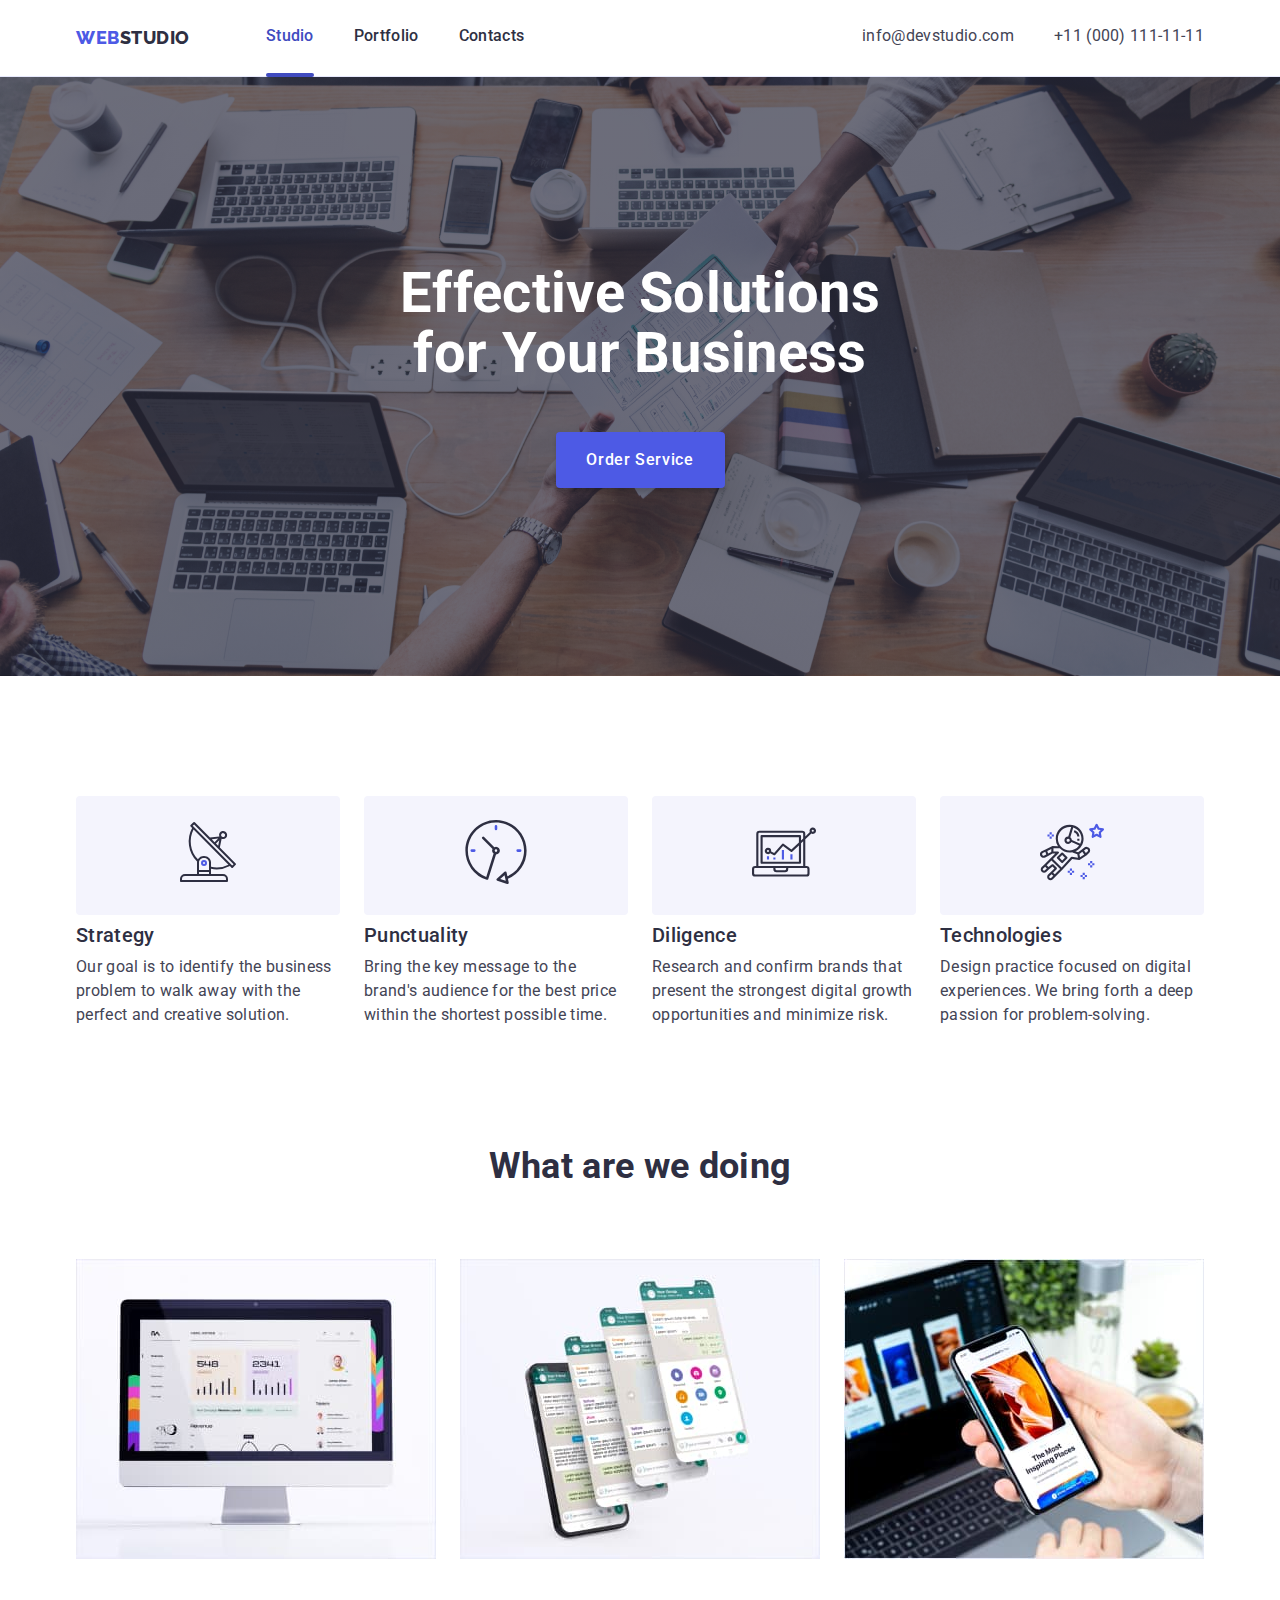
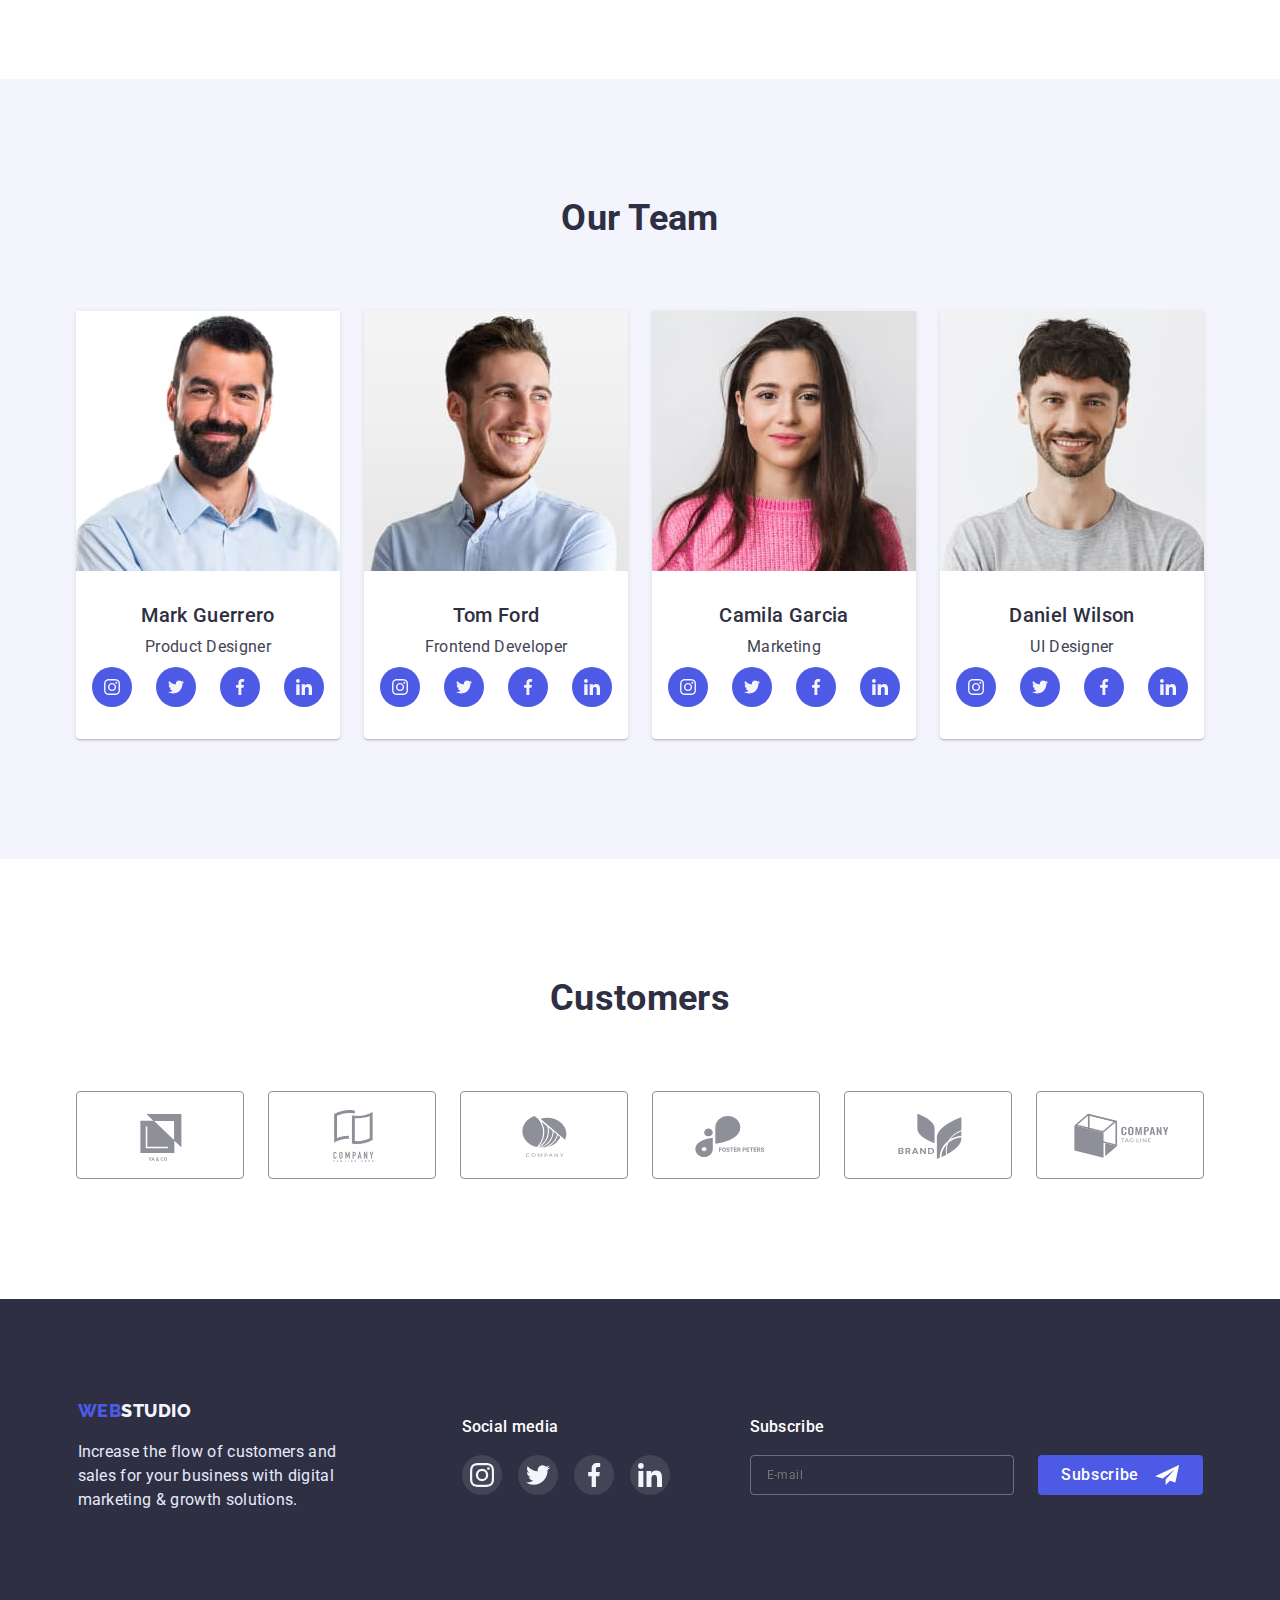
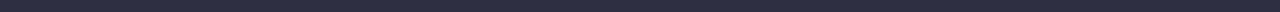
<file: index.html>
<!DOCTYPE html>
<html lang="en">
  <head>
    <meta charset="UTF-8" />
    <meta http-equiv="X-UA-Compatible" content="IE=edge" />
    <meta name="viewport" content="width=device-width, initial-scale=1.0" />
    <title>Document</title>
    <link
      rel="stylesheet"
      href="https://cdn.jsdelivr.net/npm/modern-normalize@1.1.0/modern-normalize.min.css"
    />
    <link rel="preconnect" href="https://fonts.googleapis.com" />
    <link rel="preconnect" href="https://fonts.gstatic.com" crossorigin />
    <link
      href="https://fonts.googleapis.com/css2?family=Raleway:wght@800&family=Roboto:wght@400;500;700;900&display=swap"
      rel="stylesheet"
    />
    <link rel="stylesheet" href="./css/styles.css" />
  </head>
  <body>
    <!-- Header section -->
    <header class="page-header">
      <div class="container header">
        <nav class="page-nav">
          <a class="logo link" href="./index.html"
            >Web<span class="dark-logo">Studio</span></a
          >
          <ul class="list menu">
            <li class="menu-item activity">
              <a class="menu-link link-activity link" href="./index.html"
                >Studio</a
              >
            </li>
            <li class="menu-item">
              <a class="menu-link link" href="./portfolio.html">Portfolio</a>
            </li>
            <li class="menu-item">
              <a class="menu-link link" href="">Contacts</a>
            </li>
          </ul>
        </nav>
        <address>
          <ul class="list contacts">
            <li class="contacts-item">
              <a class="contacts-link link" href="mailto:info@devstudio.com"
                >info@devstudio.com</a
              >
            </li>
            <li class="contacts-item">
              <a class="contacts-link link" href="tel:+110001111111"
                >+11 (000) 111-11-11</a
              >
            </li>
          </ul>
        </address>
      </div>
    </header>
    <main>
      <!-- Hero sectoin -->
      <section class="hero">
        <div class="container">
          <h1 class="hero-title">Effective Solutions for Your Business</h1>
          <button type="button" class="hero-button button" data-modal-open>
            Order Service
          </button>
        </div>
      </section>
      <!-- Features section -->
      <section class="section-features">
        <div class="container">
          <h2 class="visually-hidden">Features of Our WebStudio</h2>
          <ul class="list list-features">
            <li class="list-item-feature">
              <div class="icon-feature-background">
                <svg class="icon-feature" width="60" height="64">
                  <use href="./images/icons.svg#icon-antenna"></use>
                </svg>
              </div>
              <h3 class="item-title feature">Strategy</h3>
              <p>
                Our goal is to identify the business problem to walk away with
                the perfect and creative solution.
              </p>
            </li>
            <li class="list-item-feature">
              <div class="icon-feature-background">
                <svg class="icon-feature" width="64" height="64">
                  <use href="./images/icons.svg#icon-clock"></use>
                </svg>
              </div>
              <h3 class="item-title feature">Punctuality</h3>
              <p>
                Bring the key message to the brand's audience for the best price
                within the shortest possible time.
              </p>
            </li>
            <li class="list-item-feature">
              <div class="icon-feature-background">
                <svg class="icon-feature" width="64" height="64">
                  <use href="./images/icons.svg#icon-diagram"></use>
                </svg>
              </div>
              <h3 class="item-title feature">Diligence</h3>
              <p>
                Research and confirm brands that present the strongest digital
                growth opportunities and minimize risk.
              </p>
            </li>
            <li class="list-item-feature">
              <div class="icon-feature-background">
                <svg class="icon-feature" width="64" height="64">
                  <use href="./images/icons.svg#icon-astronaut"></use>
                </svg>
              </div>
              <h3 class="item-title feature">Technologies</h3>
              <p>
                Design practice focused on digital experiences. We bring forth a
                deep passion for problem-solving.
              </p>
            </li>
          </ul>
        </div>
      </section>
      <!-- About us section -->
      <section class="section-info">
        <div class="container">
          <h2 class="section-title">What are we doing</h2>
          <ul class="list list-img">
            <li class="list-item">
              <img
                src="./images/about-us/img1.jpg"
                alt="websites and apps"
                width="360"
                height="300"
              />
            </li>
            <li class="list-item">
              <img
                src="./images/about-us/img2.jpg"
                alt="smartphone apps"
                width="360"
                height="300"
              />
            </li>
            <li class="list-item">
              <img
                src="./images/about-us/img3.jpg"
                alt="adaptations for smartphones"
                width="360"
                height="300"
              />
            </li>
          </ul>
        </div>
      </section>
      <!-- Team section -->
      <section class="section-team">
        <div class="container">
          <h2 class="section-title">Our Team</h2>
          <ul class="list list-team">
            <li class="list-item-team">
              <img
                src="./images/team/mark.jpg"
                alt="photo of Mark"
                width="264"
                height="260"
              />
              <div class="team-wraper">
                <h3 class="item-title">Mark Guerrero</h3>
                <p>Product Designer</p>
                <ul class="list list-social">
                  <li class="item-social">
                    <a class="link link-social" href="">
                      <svg class="icon-social" width="16" height="16">
                        <use href="./images/icons.svg#icon-instagram"></use>
                      </svg>
                    </a>
                  </li>
                  <li class="item-social">
                    <a class="link link-social" href="">
                      <svg class="icon-social" width="16" height="16">
                        <use href="./images/icons.svg#icon-twitter"></use>
                      </svg>
                    </a>
                  </li>
                  <li class="item-social">
                    <a class="link link-social" href="">
                      <svg class="icon-social" width="16" height="16">
                        <use href="./images/icons.svg#icon-facebook"></use>
                      </svg>
                    </a>
                  </li>
                  <li class="item-social">
                    <a class="link link-social" href="">
                      <svg class="icon-social" width="16" height="16">
                        <use href="./images/icons.svg#icon-linkedin"></use>
                      </svg>
                    </a>
                  </li>
                </ul>
              </div>
            </li>
            <li class="list-item-team">
              <img
                src="./images/team/tom.jpg"
                alt="photo of Tom"
                width="264"
                height="260"
              />
              <div class="team-wraper">
                <h3 class="item-title">Tom Ford</h3>
                <p>Frontend Developer</p>
                <ul class="list list-social">
                  <li class="item-social">
                    <a class="link link-social" href="">
                      <svg class="icon-social" width="16" height="16">
                        <use href="./images/icons.svg#icon-instagram"></use>
                      </svg>
                    </a>
                  </li>
                  <li class="item-social">
                    <a class="link link-social" href="">
                      <svg class="icon-social" width="16" height="16">
                        <use href="./images/icons.svg#icon-twitter"></use>
                      </svg>
                    </a>
                  </li>
                  <li class="item-social">
                    <a class="link link-social" href="">
                      <svg class="icon-social" width="16" height="16">
                        <use href="./images/icons.svg#icon-facebook"></use>
                      </svg>
                    </a>
                  </li>
                  <li class="item-social">
                    <a class="link link-social" href="">
                      <svg class="icon-social" width="16" height="16">
                        <use href="./images/icons.svg#icon-linkedin"></use>
                      </svg>
                    </a>
                  </li>
                </ul>
              </div>
            </li>
            <li class="list-item-team">
              <img
                src="./images/team/camila.jpg"
                alt="photo of Camila"
                width="264"
                height="260"
              />
              <div class="team-wraper">
                <h3 class="item-title">Camila Garcia</h3>
                <p>Marketing</p>
                <ul class="list list-social">
                  <li class="item-social">
                    <a class="link link-social" href="">
                      <svg class="icon-social" width="16" height="16">
                        <use href="./images/icons.svg#icon-instagram"></use>
                      </svg>
                    </a>
                  </li>
                  <li class="item-social">
                    <a class="link link-social" href="">
                      <svg class="icon-social" width="16" height="16">
                        <use href="./images/icons.svg#icon-twitter"></use>
                      </svg>
                    </a>
                  </li>
                  <li class="item-social">
                    <a class="link link-social" href="">
                      <svg class="icon-social" width="16" height="16">
                        <use href="./images/icons.svg#icon-facebook"></use>
                      </svg>
                    </a>
                  </li>
                  <li class="item-social">
                    <a class="link link-social" href="">
                      <svg class="icon-social" width="16" height="16">
                        <use href="./images/icons.svg#icon-linkedin"></use>
                      </svg>
                    </a>
                  </li>
                </ul>
              </div>
            </li>
            <li class="list-item-team">
              <img
                src="./images/team/daniel.jpg"
                alt="photo of Daniel"
                width="264"
                height="260"
              />
              <div class="team-wraper">
                <h3 class="item-title">Daniel Wilson</h3>
                <p>UI Designer</p>
                <ul class="list list-social">
                  <li class="item-social">
                    <a class="link link-social" href="">
                      <svg class="icon-social" width="16" height="16">
                        <use href="./images/icons.svg#icon-instagram"></use>
                      </svg>
                    </a>
                  </li>
                  <li class="item-social">
                    <a class="link link-social" href="">
                      <svg class="icon-social" width="16" height="16">
                        <use href="./images/icons.svg#icon-twitter"></use>
                      </svg>
                    </a>
                  </li>
                  <li class="item-social">
                    <a class="link link-social" href="">
                      <svg class="icon-social" width="16" height="16">
                        <use href="./images/icons.svg#icon-facebook"></use>
                      </svg>
                    </a>
                  </li>
                  <li class="item-social">
                    <a class="link link-social" href="">
                      <svg class="icon-social" width="16" height="16">
                        <use href="./images/icons.svg#icon-linkedin"></use>
                      </svg>
                    </a>
                  </li>
                </ul>
              </div>
            </li>
          </ul>
        </div>
      </section>
      <!-- Customers section -->
      <section class="section-customers">
        <div class="container">
          <h2 class="section-title">Customers</h2>
          <ul class="list list-customers">
            <li class="item-customers">
              <a class="link link-customers" href="">
                <svg class="icon-logo" width="104" height="56">
                  <use href="./images/icons.svg#icon-logo-1"></use>
                </svg>
              </a>
            </li>
            <li class="item-customers">
              <a class="link link-customers" href="">
                <svg class="icon-logo" width="104" height="56">
                  <use href="./images/icons.svg#icon-logo-2"></use>
                </svg>
              </a>
            </li>
            <li class="item-customers">
              <a class="link link-customers" href="">
                <svg class="icon-logo" width="104" height="56">
                  <use href="./images/icons.svg#icon-logo-3"></use>
                </svg>
              </a>
            </li>
            <li class="item-customers">
              <a class="link link-customers" href="">
                <svg class="icon-logo" width="104" height="56">
                  <use href="./images/icons.svg#icon-logo-4"></use>
                </svg>
              </a>
            </li>
            <li class="item-customers">
              <a class="link link-customers" href="">
                <svg class="icon-logo" width="104" height="56">
                  <use href="./images/icons.svg#icon-logo-5"></use>
                </svg>
              </a>
            </li>
            <li class="item-customers">
              <a class="link link-customers" href="">
                <svg class="icon-logo" width="104" height="56">
                  <use href="./images/icons.svg#icon-logo-6"></use>
                </svg>
              </a>
            </li>
          </ul>
        </div>
      </section>
    </main>
    <!-- Footer section -->
    <footer class="footer">
      <div class="container container-footer">
        <div class="footer-info">
          <a class="logo link" href="./index.html"
            >Web<span class="light-logo">Studio</span></a
          >
          <p class="footer-text">
            Increase the flow of customers and sales for your business with
            digital marketing & growth solutions.
          </p>
        </div>
        <div class="wrapper-social-subscription">
          <div class="footer-socials">
            <h4 class="footer-title">Social media</h4>
            <ul class="list list-social-footer">
              <li class="item-social">
                <a class="link link-social-footer" href="">
                  <svg class="icon-social" width="24" height="24">
                    <use href="./images/icons.svg#icon-instagram"></use>
                  </svg>
                </a>
              </li>
              <li class="item-social">
                <a class="link link-social-footer" href="">
                  <svg class="icon-social" width="24" height="24">
                    <use href="./images/icons.svg#icon-twitter"></use>
                  </svg>
                </a>
              </li>
              <li class="item-social">
                <a class="link link-social-footer" href="">
                  <svg class="icon-social" width="24" height="24">
                    <use href="./images/icons.svg#icon-facebook"></use>
                  </svg>
                </a>
              </li>
              <li class="item-social">
                <a class="link link-social-footer" href="">
                  <svg class="icon-social" width="24" height="24">
                    <use href="./images/icons.svg#icon-linkedin"></use>
                  </svg>
                </a>
              </li>
            </ul>
          </div>
          <form class="subscription-form" autocomplete="off">
            <label class="footer-title" for="email-subscription">
              Subscribe
            </label>
            <div class="wrapper-subscription">
              <input
                placeholder="E-mail"
                class="input-subscription"
                type="email"
                name="email"
                id="email-subscription"
                required
              />
              <button class="subscription-button button" type="submit">
                <span>Subscribe</span>
                <svg class="icon-button" width="24" height="20">
                  <use href="./images/icons.svg#icon-send"></use>
                </svg>
              </button>
            </div>
          </form>
        </div>
      </div>
    </footer>
    <!-- Modal window  -->
    <div class="backdrop is-hidden" data-modal>
      <div class="modal">
        <button class="close-button button" type="button" data-modal-close>
          <svg class="icon-close" width="8" height="8">
            <use href="./images/icons.svg#icon-close"></use>
          </svg>
        </button>
        <div class="form-container">
          <strong class="title-form"
            >Leave your contacts and we will call you back</strong
          >
          <form class="form" autocomplete="off">
            <div class="form-group">
              <div class="form-field">
                <label class="label-form name" for="name">Name</label>
                <input
                  class="input"
                  type="text"
                  name="name"
                  id="name"
                  required
                  placeholder=" "
                />
                <svg class="form-icon" width="12" height="12">
                  <use href="./images/icons.svg#icon-name"></use>
                </svg>
              </div>
              <div class="form-field">
                <label class="label-form" for="phone"> Phone</label>

                <input
                  class="input"
                  type="tel"
                  name="phone"
                  id="phone"
                  required
                  placeholder=" "
                />
                <svg class="form-icon" width="13" height="13">
                  <use href="./images/icons.svg#icon-phone"></use>
                </svg>
              </div>
              <div class="form-field">
                <label class="label-form" for="email">Email</label>

                <input
                  class="input"
                  type="email"
                  name="email"
                  id="email"
                  required
                  placeholder=" "
                />
                <svg class="form-icon" width="15" height="12">
                  <use href="./images/icons.svg#icon-email"></use>
                </svg>
              </div>
              <div class="form-field">
                <label class="label-form" for="comment">Comment</label>

                <textarea
                  class="textarea"
                  name="comment"
                  required
                  placeholder="Text input"
                  id="comment"
                ></textarea>
              </div>
            </div>
            <label class="form-ckeckbox">
              <input
                class="visually-hidden checkbox-hidden"
                type="checkbox"
                name="accord"
                id="accord"
                required
              />
              <div class="checkbox">
                <svg class="icon-checkbox" width="10" height="8">
                  <use href="./images/icons.svg#icon-ok"></use>
                </svg>
              </div>
              <p>
                I accept the terms and conditions of the
                <a class="accord-link link" href="">Privacy Policy</a>
              </p>
            </label>

            <button class="button button-form" type="submit">Send</button>
          </form>
        </div>
      </div>
    </div>
    <script src="./js/modal.js"></script>
  </body>
</html>
</file>
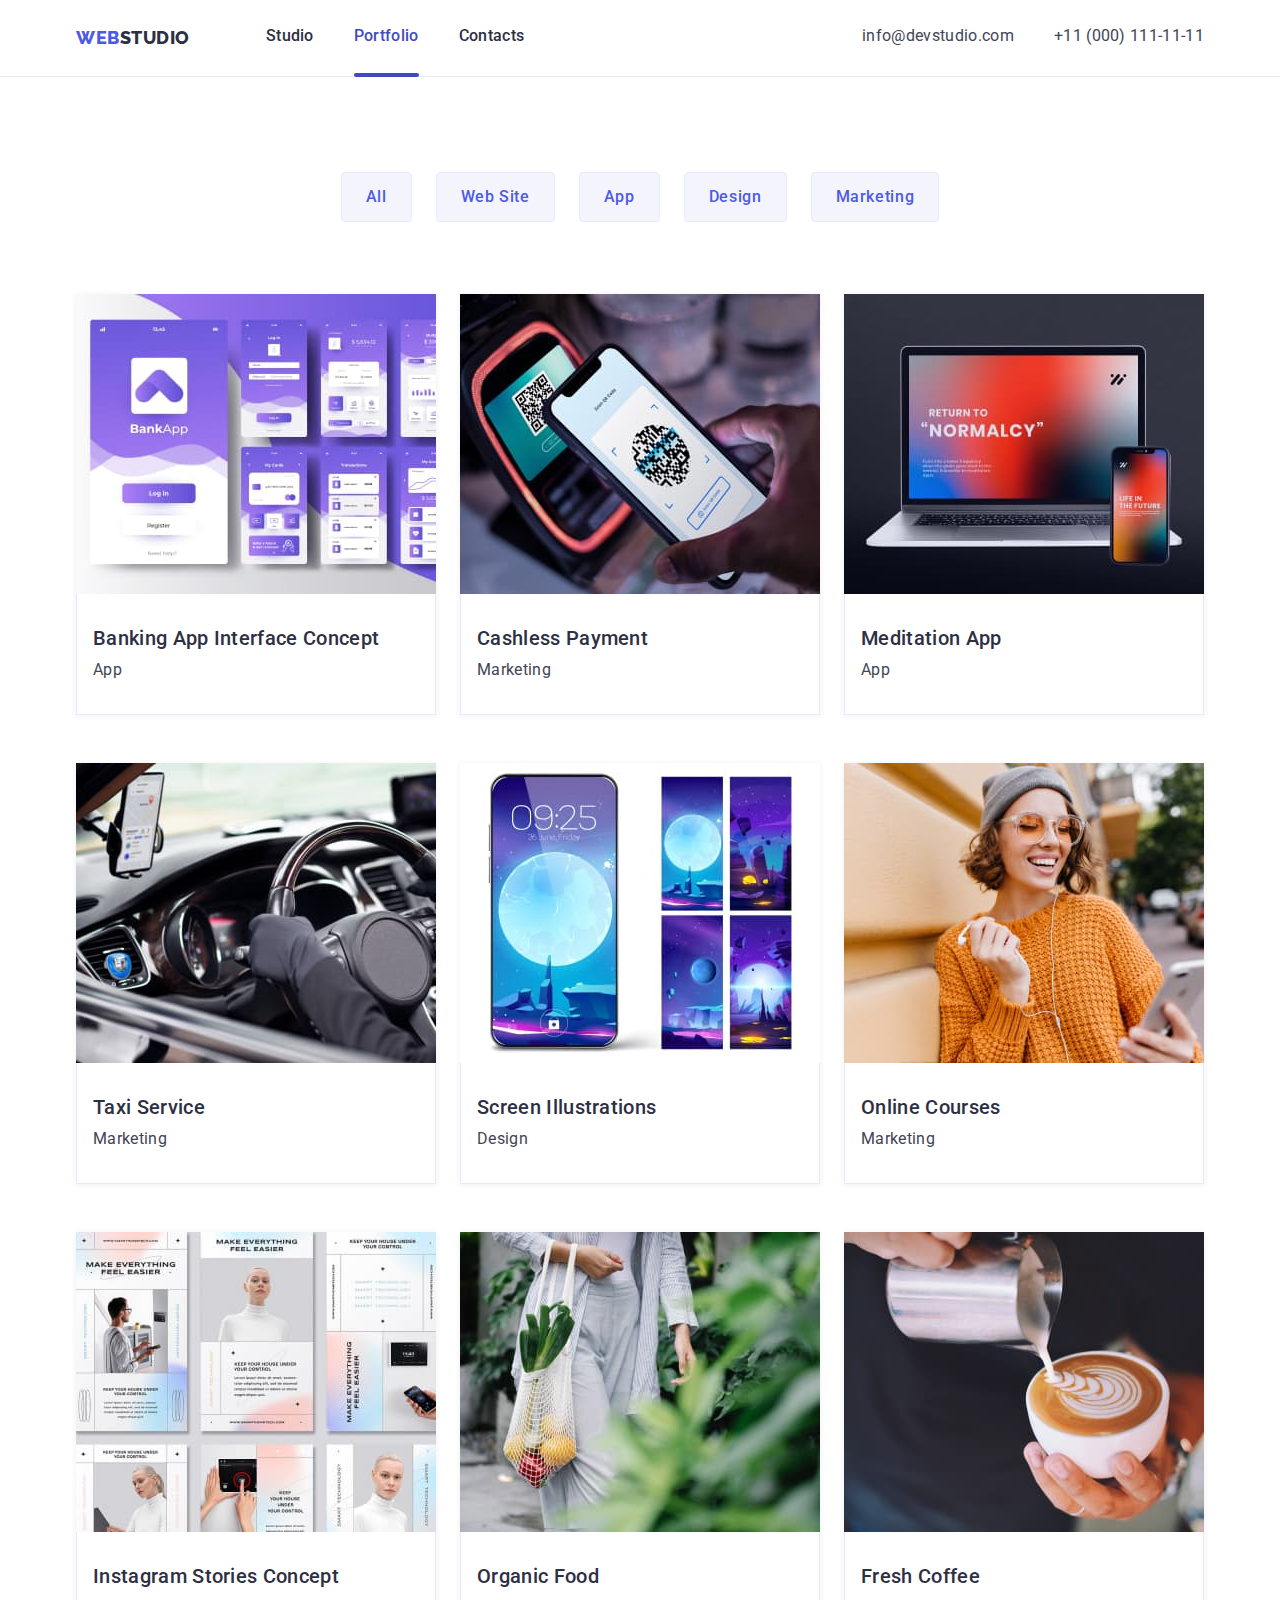
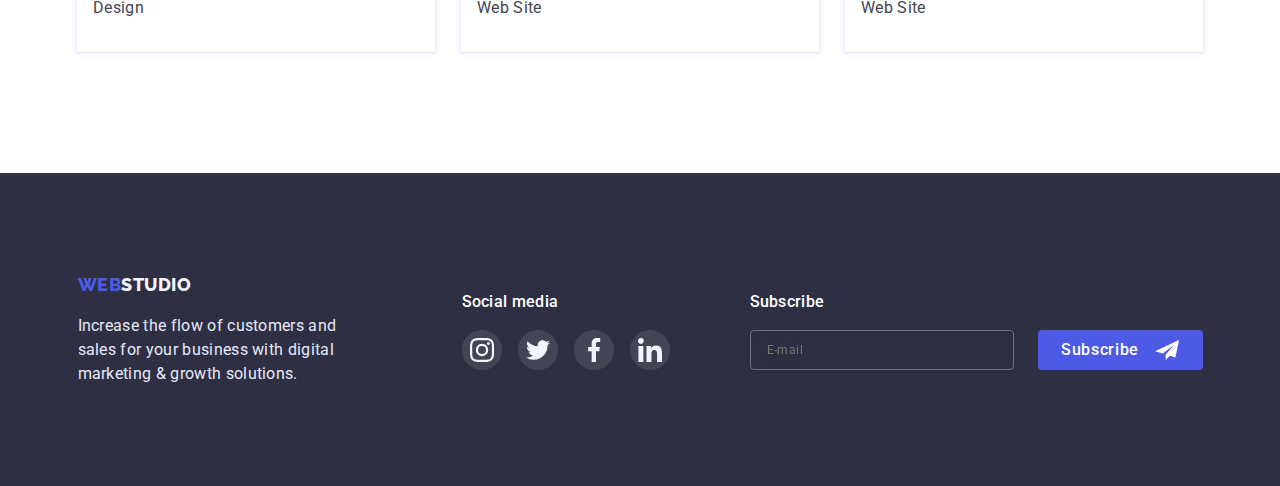
<file: portfolio.html>
<!DOCTYPE html>
<html lang="en">
  <head>
    <meta charset="UTF-8" />
    <meta http-equiv="X-UA-Compatible" content="IE=edge" />
    <meta name="viewport" content="width=device-width, initial-scale=1.0" />
    <title>Document</title>
    <link
      rel="stylesheet"
      href="https://cdn.jsdelivr.net/npm/modern-normalize@1.1.0/modern-normalize.min.css"
    />
    <link rel="preconnect" href="https://fonts.googleapis.com" />
    <link rel="preconnect" href="https://fonts.gstatic.com" crossorigin />
    <link
      href="https://fonts.googleapis.com/css2?family=Raleway:wght@800&family=Roboto:wght@400;500;700;900&display=swap"
      rel="stylesheet"
    />
    <link rel="stylesheet" href="./css/styles.css" />
  </head>
  <body>
    <!-- Header section -->
    <header class="page-header">
      <div class="container header">
        <nav class="page-nav">
          <a class="logo link" href="./index.html"
            >Web<span class="dark-logo">Studio</span></a
          >
          <ul class="list menu">
            <li class="menu-item">
              <a class="menu-link link" href="./index.html">Studio</a>
            </li>
            <li class="menu-item activity">
              <a class="menu-link link-activity link" href="./portfolio.html"
                >Portfolio</a
              >
            </li>
            <li class="menu-item">
              <a class="menu-link link" href="">Contacts</a>
            </li>
          </ul>
        </nav>
        <address>
          <ul class="list contacts">
            <li class="contacts-item">
              <a class="contacts-link link" href="mailto:info@devstudio.com"
                >info@devstudio.com</a
              >
            </li>
            <li class="contacts-item">
              <a class="contacts-link link" href="tel:+110001111111"
                >+11 (000) 111-11-11</a
              >
            </li>
          </ul>
        </address>
      </div>
    </header>
    <main>
      <!-- Portfolio gallery -->
      <section class="portfolio">
        <div class="container">
          <h1 class="visually-hidden">Portfolio</h1>
          <ul class="list list-button">
            <li>
              <button class="button-filter button" type="button">All</button>
            </li>
            <li>
              <button class="button-filter button" type="button">
                Web Site
              </button>
            </li>
            <li>
              <button class="button-filter button" type="button">App</button>
            </li>
            <li>
              <button class="button-filter button" type="button">Design</button>
            </li>
            <li>
              <button class="button-filter button" type="button">
                Marketing
              </button>
            </li>
          </ul>
          <ul class="list list-gallery">
            <li class="list-item-gallery">
              <a class="link link-gallery" href="">
                <div class="img-gallery">
                  <img
                    src="./images/portfolio/bank.jpg"
                    alt="Banking app"
                    width="360"
                    height="300"
                  />
                  <div class="overlay">
                    <p>
                      14 Stylish and User-Friendly App Design Concepts · Task
                      Manager App · Calorie Tracker App · Exotic Fruit Ecommerce
                      App · Cloud Storage App
                    </p>
                  </div>
                </div>
                <div class="gallery-wraper">
                  <h2 class="item-title">Banking App Interface Concept</h2>
                  <p>App</p>
                </div>
              </a>
            </li>
            <li class="list-item-gallery">
              <a class="link link-gallery" href="">
                <div class="img-gallery">
                  <img
                    src="./images/portfolio/payment.jpg"
                    alt="Cashless payment process"
                    width="360"
                    height="300"
                  />
                  <div class="overlay">
                    <p>
                      14 Stylish and User-Friendly App Design Concepts · Task
                      Manager App · Calorie Tracker App · Exotic Fruit Ecommerce
                      App · Cloud Storage App
                    </p>
                  </div>
                </div>
                <div class="gallery-wraper">
                  <h2 class="item-title">Cashless Payment</h2>
                  <p>Marketing</p>
                </div>
              </a>
            </li>
            <li class="list-item-gallery">
              <a class="link link-gallery" href="">
                <div class="img-gallery">
                  <img
                    src="./images/portfolio/meditation.jpg"
                    alt="Meditation app"
                    width="360"
                    height="300"
                  />
                  <div class="overlay">
                    <p>
                      14 Stylish and User-Friendly App Design Concepts · Task
                      Manager App · Calorie Tracker App · Exotic Fruit Ecommerce
                      App · Cloud Storage App
                    </p>
                  </div>
                </div>
                <div class="gallery-wraper">
                  <h2 class="item-title">Meditation App</h2>
                  <p>App</p>
                </div>
              </a>
            </li>
            <li class="list-item-gallery">
              <a class="link link-gallery" href="">
                <div class="img-gallery">
                  <img
                    src="./images/portfolio/taxi.jpg"
                    alt="Man driving a car"
                    width="360"
                    height="300"
                  />
                  <div class="overlay">
                    <p>
                      14 Stylish and User-Friendly App Design Concepts · Task
                      Manager App · Calorie Tracker App · Exotic Fruit Ecommerce
                      App · Cloud Storage App
                    </p>
                  </div>
                </div>
                <div class="gallery-wraper">
                  <h2 class="item-title">Taxi Service</h2>
                  <p>Marketing</p>
                </div>
              </a>
            </li>
            <li class="list-item-gallery">
              <a class="link link-gallery" href="">
                <div class="img-gallery">
                  <img
                    src="./images/portfolio/illustration.jpg"
                    alt="Phone screen with illustrations"
                    width="360"
                    height="300"
                  />
                  <div class="overlay">
                    <p>
                      14 Stylish and User-Friendly App Design Concepts · Task
                      Manager App · Calorie Tracker App · Exotic Fruit Ecommerce
                      App · Cloud Storage App
                    </p>
                  </div>
                </div>
                <div class="gallery-wraper">
                  <h2 class="item-title">Screen Illustrations</h2>
                  <p>Design</p>
                </div>
              </a>
            </li>
            <li class="list-item-gallery">
              <a class="link link-gallery" href="">
                <div class="img-gallery">
                  <img
                    src="./images/portfolio/courses.jpg"
                    alt="Student girl"
                    width="360"
                    height="300"
                  />
                  <div class="overlay">
                    <p>
                      14 Stylish and User-Friendly App Design Concepts · Task
                      Manager App · Calorie Tracker App · Exotic Fruit Ecommerce
                      App · Cloud Storage App
                    </p>
                  </div>
                </div>
                <div class="gallery-wraper">
                  <h2 class="item-title">Online Courses</h2>
                  <p>Marketing</p>
                </div>
              </a>
            </li>
            <li class="list-item-gallery">
              <a class="link link-gallery" href="">
                <div class="img-gallery">
                  <img
                    src="./images/portfolio/inst.jpg"
                    alt="Instagram stories"
                    width="360"
                    height="300"
                  />
                  <div class="overlay">
                    <p>
                      14 Stylish and User-Friendly App Design Concepts · Task
                      Manager App · Calorie Tracker App · Exotic Fruit Ecommerce
                      App · Cloud Storage App
                    </p>
                  </div>
                </div>
                <div class="gallery-wraper">
                  <h2 class="item-title">Instagram Stories Concept</h2>
                  <p>Design</p>
                </div>
              </a>
            </li>
            <li class="list-item-gallery">
              <a class="link link-gallery" href="">
                <div class="img-gallery">
                  <img
                    src="./images/portfolio/organic.jpg"
                    alt="Girl carrying a bag of fruit"
                    width="360"
                    height="300"
                  />
                  <div class="overlay">
                    <p>
                      14 Stylish and User-Friendly App Design Concepts · Task
                      Manager App · Calorie Tracker App · Exotic Fruit Ecommerce
                      App · Cloud Storage App
                    </p>
                  </div>
                </div>
                <div class="gallery-wraper">
                  <h2 class="item-title title-gallery">Organic Food</h2>
                  <p>Web Site</p>
                </div>
              </a>
            </li>
            <li class="list-item-gallery">
              <a class="link link-gallery" href="">
                <div class="img-gallery">
                  <img
                    src="./images/portfolio/coffee.jpg"
                    alt="Barista preparing coffee"
                    width="360"
                    height="300"
                  />
                  <div class="overlay">
                    <p>
                      14 Stylish and User-Friendly App Design Concepts · Task
                      Manager App · Calorie Tracker App · Exotic Fruit Ecommerce
                      App · Cloud Storage App
                    </p>
                  </div>
                </div>
                <div class="gallery-wraper">
                  <h2 class="item-title">Fresh Coffee</h2>
                  <p>Web Site</p>
                </div>
              </a>
            </li>
          </ul>
        </div>
      </section>
    </main>
    <!-- Footer section -->
    <footer class="footer">
      <div class="container container-footer">
        <div class="footer-info">
          <a class="logo link" href="./index.html"
            >Web<span class="light-logo">Studio</span></a
          >
          <p class="footer-text">
            Increase the flow of customers and sales for your business with
            digital marketing & growth solutions.
          </p>
        </div>
        <div class="wrapper-social-subscription">
          <div class="footer-socials">
            <h4 class="footer-title">Social media</h4>
            <ul class="list list-social-footer">
              <li class="item-social">
                <a class="link link-social-footer" href="">
                  <svg class="icon-social" width="24" height="24">
                    <use href="./images/icons.svg#icon-instagram"></use>
                  </svg>
                </a>
              </li>
              <li class="item-social">
                <a class="link link-social-footer" href="">
                  <svg class="icon-social" width="24" height="24">
                    <use href="./images/icons.svg#icon-twitter"></use>
                  </svg>
                </a>
              </li>
              <li class="item-social">
                <a class="link link-social-footer" href="">
                  <svg class="icon-social" width="24" height="24">
                    <use href="./images/icons.svg#icon-facebook"></use>
                  </svg>
                </a>
              </li>
              <li class="item-social">
                <a class="link link-social-footer" href="">
                  <svg class="icon-social" width="24" height="24">
                    <use href="./images/icons.svg#icon-linkedin"></use>
                  </svg>
                </a>
              </li>
            </ul>
          </div>
          <form class="subscription-form" autocomplete="off">
            <label class="footer-title" for="email-subscription">
              Subscribe
            </label>
            <div class="wrapper-subscription">
              <input
                placeholder="E-mail"
                class="input-subscription"
                type="email"
                name="email"
                id="email-subscription"
                required
              />
              <button class="subscription-button button" type="submit">
                <span>Subscribe</span>
                <svg class="icon-button" width="24" height="20">
                  <use href="./images/icons.svg#icon-send"></use>
                </svg>
              </button>
            </div>
          </form>
        </div>
      </div>
    </footer>
  </body>
</html>
</file>
<file: css/styles.css>
body {
  font-family: Roboto, sans-serif;
  font-style: normal;
  font-size: 16px;
  line-height: 1.5;
  letter-spacing: 0.02em;
  color: var(--text-color);
}
.container {
  width: 1158px;
  padding: 0 15px;
  margin: 0 auto;
}
:root {
  --text-color: #434455;
  --prymary-brand-color: #4d5ae5;
  --dark-logo-color: #2e2f42;
  --light-logo-color: #f4f4fd;
  --pressed-state-color: #404bbf;
  --borders-color: #e7e9fc;
  --helper-light: #8e8f99;
  --success-green: #31d0aa;
}
.visually-hidden {
  position: absolute;
  width: 1px;
  height: 1px;
  margin: -1px;
  border: 0;
  padding: 0;
  white-space: nowrap;
  clip-path: inset(100%);
  clip: rect(0 0 0 0);
  overflow: hidden;
}
/* Reset start */
.link {
  text-decoration: none;
  color: currentColor;
}
.button {
  cursor: pointer;
  border: none;
  font-family: Roboto, sans-serif;
  font-style: normal;
  font-weight: 500;
  font-size: 16px;
  line-height: 1.5;
  letter-spacing: 0.04em;
}
.list {
  list-style: none;
}

h1,
h2,
h3,
h4,
h5,
h6,
p,
strong {
  margin: 0;
}
ul {
  margin: 0;
  padding: 0;
}
img {
  display: block;
}
/* Reset end */

/* Logo styles */
.logo {
  font-family: Raleway, sans-serif;
  text-transform: uppercase;
  font-weight: 800;
  font-size: 18px;
  line-height: 1.33;
  letter-spacing: 0.03em;
  color: var(--prymary-brand-color);
}
.dark-logo {
  color: var(--dark-logo-color);
}
.light-logo {
  color: var(--light-logo-color);
}

/* Header styles */
.menu {
  font-weight: 500;
  color: var(--dark-logo-color);
}
.menu-item > a {
  color: inherit;
}
.menu-item.activity {
  color: var(--pressed-state-color);
  position: relative;
}
.link-activity::after {
  position: absolute;
  bottom: -1px;
  left: 0;
  content: "";
  width: 100%;
  height: 4px;
  border-radius: 2px;
  background-color: var(--pressed-state-color);
}
.menu-link,
.contacts-link {
  display: inline-block;
  padding: 24px 0 28px 0;
  transition-property: color, background-color;
  transition-duration: 250ms;
  transition-timing-function: cubic-bezier(0.4, 0, 0.2, 1);
}
.contacts-item {
  font-style: normal;
}
.contacts-link:hover,
.contacts-link:focus,
.menu-link:hover,
.menu-link:focus {
  color: var(--pressed-state-color);
}
.container.header {
  display: flex;
  justify-content: space-between;
  align-items: center;
}
.page-header {
  position: fixed;
  width: 100%;
  background-color: #ffffff;
  border-bottom: 1px solid var(--borders-color);
  z-index: 100;
}
.page-nav,
.menu,
.contacts {
  display: flex;
  justify-content: space-between;
  align-items: center;
}

.menu {
  margin-left: 76px;
  margin-right: 332px;
  gap: 40px;
}

.contacts {
  gap: 40px;
}

/* Main content */
main {
  padding-top: 76px;
}
/* Hero Section */
.hero {
  background-image: linear-gradient(
      rgba(46, 47, 66, 0.7),
      rgba(46, 47, 66, 0.7)
    ),
    url(../images/background.jpg);
  background-color: var(--dark-logo-color);
  max-width: 1440px;
  background-size: cover;
  background-position: center;
  background-repeat: no-repeat;
  text-align: center;
  padding-top: 188px;
  padding-bottom: 188px;
  margin: 0 auto;
}

.hero-title {
  font-weight: 700;
  font-size: 56px;
  line-height: 1.07;
  width: 494px;
  color: #ffffff;
  text-align: center;
  margin: 0 auto 48px auto;
}
.hero-button {
  align-items: center;
  color: #ffffff;
  background-color: var(--prymary-brand-color);
  width: 169px;
  height: 56px;
  box-shadow: 0px 4px 4px rgba(0, 0, 0, 0.15);
  border-radius: 4px;
  transition-property: color, background-color, box-shadow, border;
  transition-duration: 250ms;
  transition-timing-function: cubic-bezier(0.4, 0, 0.2, 1);
}
/* Section Features */
.section-title {
  font-weight: 700;
  font-size: 36px;
  line-height: 1.11;
  text-align: center;
  color: var(--dark-logo-color);
}
.section-features {
  padding-top: 120px;
  padding-bottom: 120px;
}
.list-features {
  display: flex;
  gap: 24px;
}
.list-item-feature {
  width: 264px;
}
.icon-feature-background {
  padding-top: 24px;
  padding-bottom: 24px;
  margin-bottom: 8px;
  background: var(--light-logo-color);
  border-radius: 4px;
  text-align: center;
}

.item-title.feature {
  margin-bottom: 8px;
}
/* Section About Us */
.list-img {
  display: flex;
  gap: 24px;
}
.section-info {
  padding-bottom: 120px;
}
.section-title {
  margin-bottom: 72px;
}
/* Section Team */
.section-team {
  background-color: var(--light-logo-color);
  padding-top: 120px;
  padding-bottom: 120px;
}
.list-team {
  display: flex;
  gap: 24px;
}
.team-wraper {
  padding-top: 32px;
  padding-bottom: 32px;
  text-align: center;
}

.item-title {
  display: inline-block;
  font-weight: 500;
  font-size: 20px;
  line-height: 1.2;
  color: var(--dark-logo-color);
  margin-bottom: 8px;
}
.list-item-team {
  width: 264px;
  border-radius: 0px 0px 4px 4px;
  background-color: #ffffff;
  box-shadow: 0px 1px 6px rgba(46, 47, 66, 0.08),
    0px 1px 1px rgba(46, 47, 66, 0.16), 0px 2px 1px rgba(46, 47, 66, 0.08);
}
.list-social {
  margin-top: 8px;
  display: flex;
  justify-content: center;
  gap: 24px;
}
.link-social {
  background-color: var(--prymary-brand-color);
  display: flex;
  justify-content: center;
  align-items: center;
  width: 40px;
  height: 40px;
  border-radius: 50%;
  color: var(--light-logo-color);
  transition-property: color, background-color;
  transition-duration: 250ms;
  transition-timing-function: cubic-bezier(0.4, 0, 0.2, 1);
}

.link-social:hover,
.link-social:focus {
  background-color: var(--pressed-state-color);
}
.icon-social {
  fill: currentColor;
}

/* Section Customers */
.section-customers {
  padding: 120px 0;
}
.list-customers {
  display: flex;
  gap: 24px;
}
.item-customers {
  width: 168px;
}
.link-customers {
  display: flex;
  align-items: center;
  justify-content: center;
  width: 100%;
  height: 88px;
  border: 1px solid var(--helper-light);
  border-radius: 4px;
  color: var(--helper-light);
  transition-property: color, border-color;
  transition-duration: 250ms;
  transition-timing-function: cubic-bezier(0.4, 0, 0.2, 1);
}
.link-customers:hover,
.link-customers:focus {
  color: var(--pressed-state-color);
  border-color: var(--pressed-state-color);
}
.icon-logo {
  fill: currentColor;
}

/* Section Portfolio */
.portfolio {
  padding-top: 96px;
  padding-bottom: 120px;
}
.list-button {
  display: flex;
  justify-content: center;
  gap: 24px;
  margin-bottom: 72px;
}
.button-filter {
  padding: 12px 24px;
  align-items: center;
  background: var(--light-logo-color);
  border: 1px solid var(--borders-color);
  border-radius: 4px;
  color: var(--prymary-brand-color);
  transition-property: color, background-color, box-shadow, border;
  transition-duration: 250ms;
  transition-timing-function: cubic-bezier(0.4, 0, 0.2, 1);
}

.button-filter:hover,
.button-filter:focus,
.hero-button:hover,
.hero-button:focus {
  background: var(--pressed-state-color);
  color: #ffffff;
  border: none;
  box-shadow: 0px 3px 1px rgba(0, 0, 0, 0.1), 0px 2px 1px rgba(0, 0, 0, 0.08),
    0px 2px 2px rgba(0, 0, 0, 0.12);
}

.list-gallery {
  display: flex;
  flex-wrap: wrap;
  row-gap: 48px;
  column-gap: 24px;
}

.list-item-gallery {
  flex-basis: calc((100% - 48px) / 3);
}

.gallery-wraper {
  padding: 32px 16px 32px 16px;
  border: 1px solid var(--borders-color);
  border-top: none;
  transition-property: color, background-color, box-shadow, border;
  transition-duration: 250ms;
  transition-timing-function: cubic-bezier(0.4, 0, 0.2, 1);
}
.link-gallery:hover > .gallery-wraper,
.link-gallery:focus > .gallery-wraper {
  border: 0.5px solid var(--light-logo-color);
  border-top: none;
}
.link-gallery {
  display: block;
  width: 100%;
  height: 100%;
  background: #ffffff;
  box-shadow: 0px 1px 6px rgba(46, 47, 66, 0.08);
  transition-property: color, background-color, box-shadow;
  transition-duration: 250ms;
  transition-timing-function: cubic-bezier(0.4, 0, 0.2, 1);
}
.link-gallery:hover,
.link-gallery:focus {
  box-shadow: 0px 1px 6px rgba(46, 47, 66, 0.08),
    0px 1px 1px rgba(46, 47, 66, 0.16), 0px 2px 1px rgba(46, 47, 66, 0.08);
}
.link-gallery:hover .overlay,
.link-gallery:focus .overlay {
  transform: translateX(0);
}
.img-gallery {
  position: relative;
  overflow: hidden;
}
.overlay {
  position: absolute;
  top: 0;
  left: 0;
  height: 100%;
  width: 100%;
  color: var(--light-logo-color);
  background-color: var(--prymary-brand-color);
  padding: 40px;
  transform: translateY(100%);
  transition-property: transform;
  transition-duration: 250ms;
  transition-timing-function: cubic-bezier(0.4, 0, 0.2, 1);
}

/* Footer styles */
.footer {
  background-color: var(--dark-logo-color);
  padding-top: 100px;
  padding-bottom: 100px;
}

.footer-text {
  color: var(--borders-color);
  width: 264px;
  margin-top: 16px;
}
.container-footer {
  display: flex;
  justify-content: center;
  align-items: center;
  gap: 120px;
}
.footer-title {
  display: block;
  font-weight: 500;
  font-size: 16px;
  line-height: 1.5;
  color: #ffffff;
  margin-bottom: 16px;
}
.link-social-footer {
  background-color: rgba(255, 255, 255, 0.1);
  display: flex;
  justify-content: center;
  align-items: center;
  width: 40px;
  height: 40px;
  border-radius: 50%;
  color: var(--light-logo-color);
  transition-property: background-color;
  transition-duration: 250ms;
  transition-timing-function: cubic-bezier(0.4, 0, 0.2, 1);
}
.list-social-footer {
  display: flex;
  gap: 16px;
}

.link-social-footer:hover,
.link-social-footer:focus {
  background-color: var(--success-green);
}

.wrapper-social-subscription {
  display: flex;
  align-items: center;
  gap: 80px;
}
.wrapper-subscription {
  display: flex;
  gap: 24px;
}
.input-subscription {
  width: 264px;
  height: 40px;
  background-color: rgba(33, 150, 243, 0);
  border: 1px solid rgba(255, 255, 255, 0.3);
  filter: drop-shadow(0px 4px 4px rgba(0, 0, 0, 0.15));
  border-radius: 4px;
  font-size: 12px;
  line-height: 2;
  letter-spacing: 0.04em;
  color: rgba(255, 255, 255, 0.6);
  padding: 8px 16px;
  transition: border-color 250ms cubic-bezier(0.4, 0, 0.2, 1);
}
.input-subscription:hover,
.input-subscription:focus,
.input-subscription:not(:placeholder-shown) {
  border: 1px solid var(--prymary-brand-color);
  outline: var(--prymary-brand-color);
}
.icon-button {
  fill: currentColor;
}
.subscription-button {
  width: 165px;
  height: 40px;
  color: #ffffff;
  background: var(--prymary-brand-color);
  border-radius: 4px;
  display: flex;
  gap: 16px;
  align-items: center;
  justify-content: center;
  transition: background-color 250ms cubic-bezier(0.4, 0, 0.2, 1);
}
.subscription-button:hover,
.subscription-button:focus {
  background: var(--pressed-state-color);
}
/* Modal window */
.backdrop {
  position: fixed;
  top: 0;
  left: 0;
  z-index: 1000;
  width: 100%;
  height: 100%;
  background: rgba(46, 47, 66, 0.4);
  transition: opacity 250ms cubic-bezier(0.4, 0, 0.2, 1),
    visibility 250ms cubic-bezier(0.4, 0, 0.2, 1);
}
.modal {
  position: absolute;
  padding: 72px 24px 24px;
  left: 50%;
  top: 50%;
  transform: translate(-50%, -50%);
  width: 408px;
  height: 576px;
  background: #fcfcfc;
  box-shadow: 0px 1px 1px rgba(0, 0, 0, 0.14), 0px 1px 3px rgba(0, 0, 0, 0.12),
    0px 2px 1px rgba(0, 0, 0, 0.2);
  border-radius: 4px;
  transition: transform 250ms cubic-bezier(0.4, 0, 0.2, 1) 200ms,
    opacity 250ms cubic-bezier(0.4, 0, 0.2, 1) 200ms;
}
.close-button {
  position: absolute;
  top: 24px;
  right: 24px;
  display: flex;
  justify-content: center;
  align-items: center;
  background: var(--borders-color);
  border: 1px solid rgba(0, 0, 0, 0.1);
  width: 24px;
  height: 24px;
  border-radius: 50%;
  transition: color 250ms cubic-bezier(0.4, 0, 0.2, 1),
    background-color 250ms cubic-bezier(0.4, 0, 0.2, 1),
    border 250ms cubic-bezier(0.4, 0, 0.2, 1);
}
.backdrop.is-hidden .modal {
  transform: translate(-50%, -75%);
  opacity: 0;
  transition-delay: 100ms;
}
.backdrop.is-hidden {
  visibility: hidden;
  opacity: 0;
  pointer-events: none;
}
.icon-close {
  fill: currentColor;
}

.close-button:hover,
.close-button:focus {
  color: #ffffff;
  background-color: var(--pressed-state-color);
  border: none;
}
.title-form {
  display: block;
  font-weight: 500;
  font-size: 16px;
  color: var(--dark-logo-color);
  text-align: center;
  margin: 0 auto 16px auto;
}
.form {
  display: flex;
  flex-direction: column;
  gap: 16px;
  font-weight: 400;
  font-size: 12px;
  line-height: 1.167;
  letter-spacing: 0.01em;
  color: var(--helper-light);
}
.form-group {
  display: flex;
  flex-direction: column;
  gap: 8px;
}
.label-form.name {
  line-height: 1.33;
  letter-spacing: 0.04em;
}
.form-field {
  position: relative;
  display: flex;
  flex-direction: column;
  gap: 4px;
}
.textarea {
  padding: 8px 16px;
  resize: none;
  width: 360px;
  height: 120px;
  color: #000;
  border: 1px solid rgba(33, 33, 33, 0.2);
  border-radius: 4px;
  transition: border-color 250ms cubic-bezier(0.4, 0, 0.2, 1);
}
.input {
  width: 360px;
  height: 40px;
  padding: 11px 38px;
  font-size: 18px;
  color: #000;
  border: 1px solid rgba(33, 33, 33, 0.2);
  border-radius: 4px;
  transition: border-color 250ms cubic-bezier(0.4, 0, 0.2, 1);
}
.input:hover + .form-icon,
.input:focus + .form-icon,
.input:not(:placeholder-shown) + .form-icon {
  fill: var(--prymary-brand-color);
}
.input:hover,
.textarea:hover,
.input:focus,
.textarea:focus,
.input:not(:placeholder-shown),
.textarea:not(:placeholder-shown) {
  border: 1px solid var(--prymary-brand-color);
  outline: var(--prymary-brand-color);
}
.form-icon {
  position: absolute;
  left: 19px;
  bottom: 14px;
  fill: var(--dark-logo-color);
  transition: fill 250ms cubic-bezier(0.4, 0, 0.2, 1);
}
.form-ckeckbox {
  display: flex;
  align-items: center;
  gap: 8px;
  line-height: 1.33;
  letter-spacing: 0.04em;
  color: #757575;
}
.checkbox {
  position: relative;
  width: 16px;
  height: 16px;
  border: 1.25px solid var(--dark-logo-color);
  border-radius: 2px;
  color: rgba(244, 244, 253, 0);
  transition: color 250ms cubic-bezier(0.4, 0, 0.2, 1),
    border 250ms cubic-bezier(0.4, 0, 0.2, 1),
    background-color 250ms cubic-bezier(0.4, 0, 0.2, 1);
}
.icon-checkbox {
  position: absolute;
  left: 50%;
  top: 50%;
  transform: translate(-50%, -50%);
  fill: currentColor;
}
.checkbox-hidden:checked + .checkbox {
  color: var(--light-logo-color);
  background-color: var(--pressed-state-color);
  border: none;
}
.accord-link {
  color: var(--prymary-brand-color);
  text-decoration: underline;
  text-underline-offset: 2px;
}
.button-form {
  width: 169px;
  height: 56px;
  background: var(--prymary-brand-color);
  box-shadow: 0px 4px 4px rgba(0, 0, 0, 0.15);
  border-radius: 4px;
  font-weight: 500;
  text-align: center;
  letter-spacing: 0.04em;
  color: #ffffff;
  margin: 0 auto;
  transition: color 250ms cubic-bezier(0.4, 0, 0.2, 1);
}
.button-form:hover,
.button-form:focus {
  background: var(--pressed-state-color);
}

.textarea::placeholder {
  font-size: 12px;
  line-height: 1.33;
  letter-spacing: 0.04em;
  color: rgba(117, 117, 117, 0.5);
}
</file>
